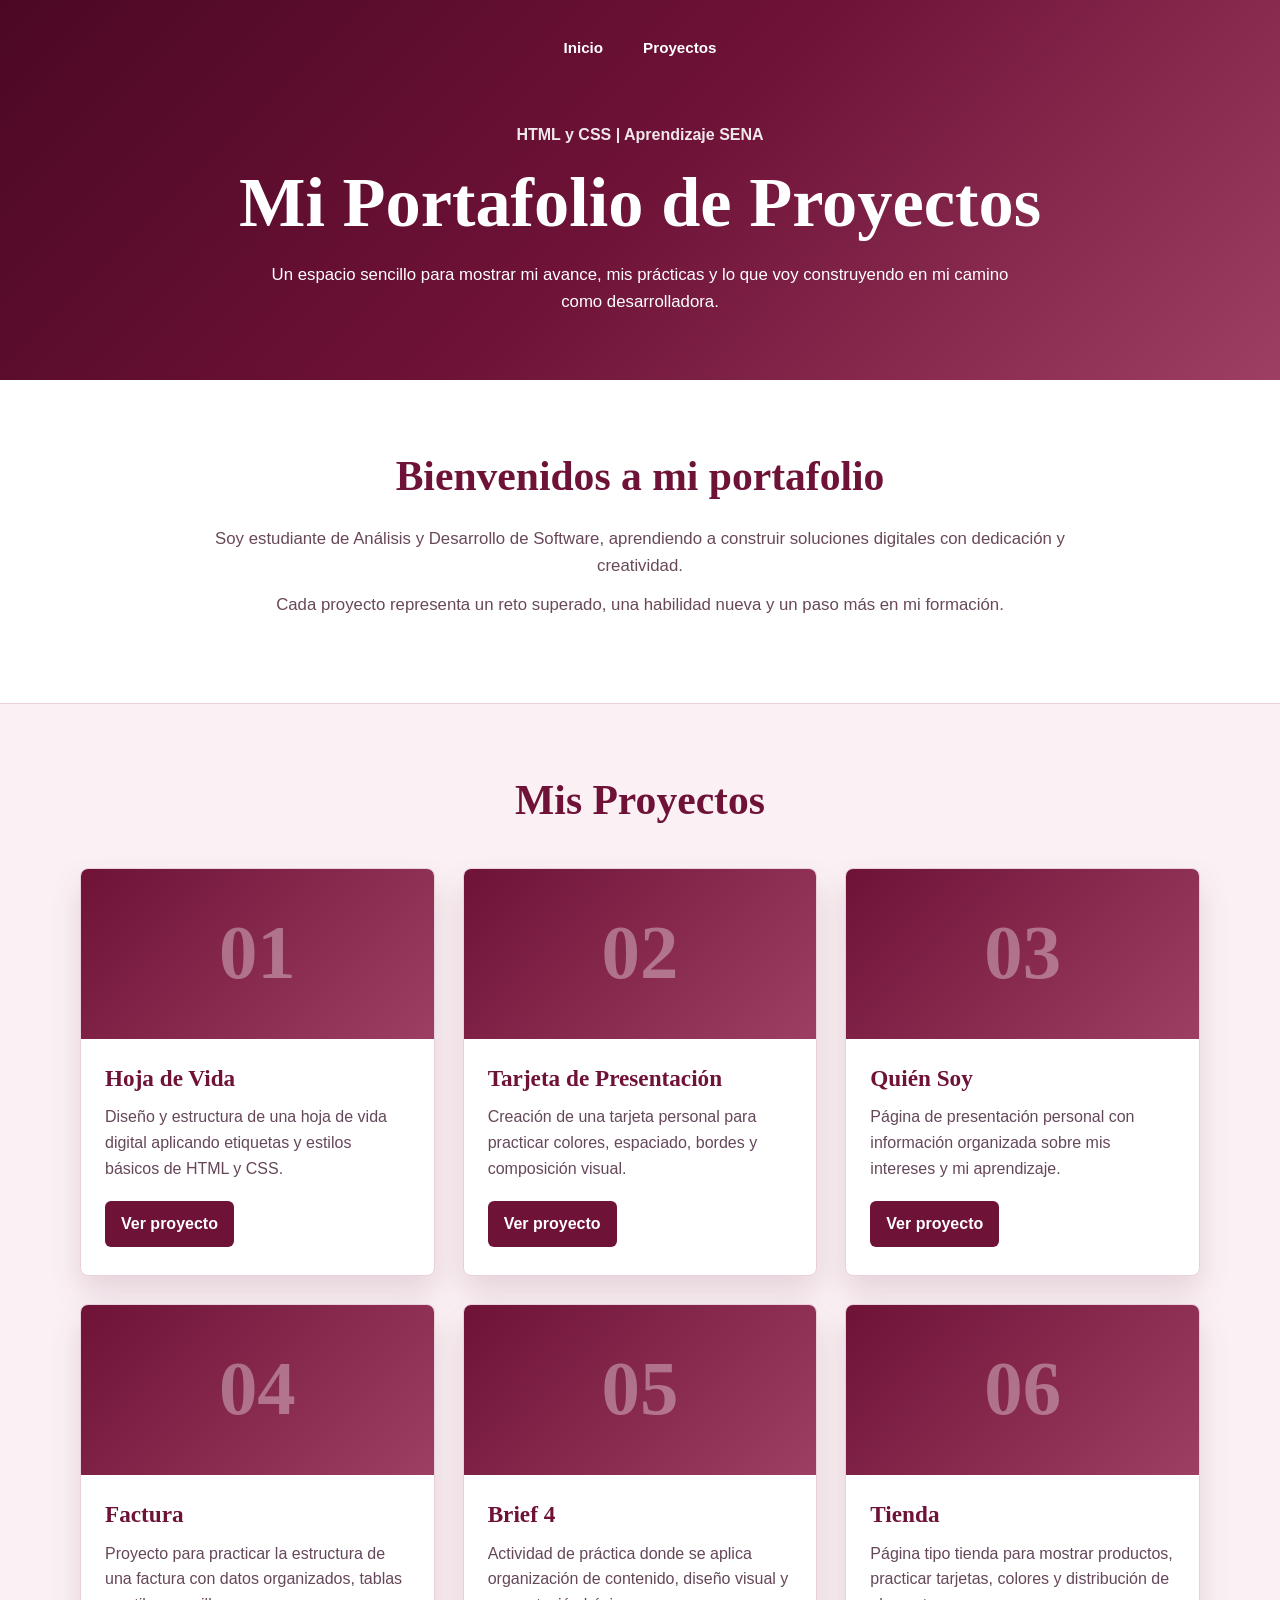
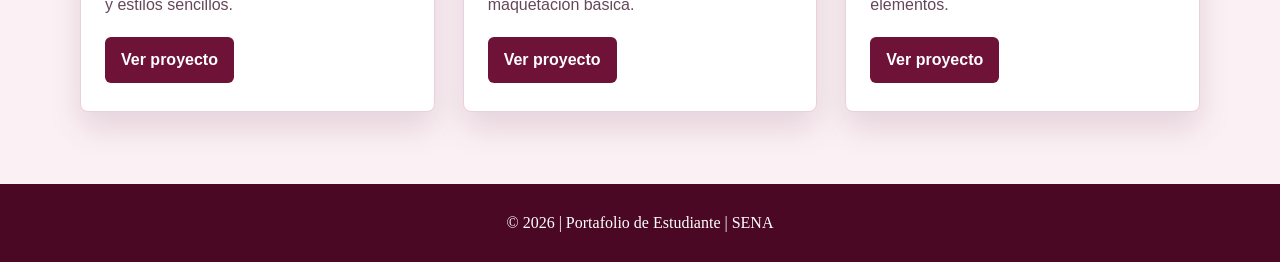
<file: Index.html>
<!DOCTYPE html>
<html lang="es">
<head>
<meta charset="UTF-8">
<meta name="viewport" content="width=device-width, initial-scale=1.0">
<title>Mi Portafolio de Proyectos</title>

<style>
:root {
  --vino: #6f1238;
  --vino-oscuro: #4b0824;
  --vino-claro: #9d3f62;
  --rosa-suave: #fbf1f5;
  --texto: #3e2630;
  --blanco: #ffffff;
  --borde: #ead0db;
}

* {
  box-sizing: border-box;
  margin: 0;
  padding: 0;
}

html {
  scroll-behavior: smooth;
}

body {
  background: var(--rosa-suave);
  color: var(--texto);
  font-family: Inter, Arial, sans-serif;
  line-height: 1.6;
}

.hero {
  background: linear-gradient(135deg, var(--vino-oscuro), var(--vino), var(--vino-claro));
  color: var(--blanco);
  min-height: 330px;
  padding: 28px 24px 64px;
  text-align: center;
}

.nav {
  display: flex;
  justify-content: center;
  gap: 12px;
  flex-wrap: wrap;
  margin-bottom: 54px;
}

.nav a {
  color: var(--blanco);
  font-size: 0.95rem;
  font-weight: 700;
  padding: 8px 14px;
  text-decoration: none;
}

.nav a:hover {
  text-decoration: underline;
}

.hero-content {
  max-width: 850px;
  margin: auto;
}

.tag {
  font-weight: 700;
  margin-bottom: 12px;
  opacity: 0.9;
}

h1, h2, h3 {
  font-family: Georgia, "Times New Roman", serif;
  line-height: 1.2;
}

h1 {
  font-size: clamp(2.2rem, 6vw, 4.4rem);
  margin-bottom: 18px;
}

.hero-content p:last-child {
  font-size: 1.05rem;
  max-width: 760px;
  margin: auto;
}

main {
  background: var(--blanco);
}

.intro,
.projects {
  padding: 72px 24px;
  text-align: center;
}

.intro {
  max-width: 980px;
  margin: auto;
}

.intro h2,
.projects h2 {
  color: var(--vino);
  font-size: clamp(1.8rem, 4vw, 2.6rem);
  margin-bottom: 24px;
}

.intro p {
  color: #684859;
  font-size: 1.05rem;
  margin: 12px auto;
  max-width: 850px;
}

.projects {
  background: var(--rosa-suave);
  border-top: 1px solid var(--borde);
}

.project-grid {
  display: grid;
  grid-template-columns: repeat(3, 1fr);
  gap: 28px;
  max-width: 1120px;
  margin: 42px auto 0;
  text-align: left;
}

.project-card {
  background: var(--blanco);
  border: 1px solid var(--borde);
  border-radius: 8px;
  overflow: hidden;
  box-shadow: 0 16px 32px rgba(75, 8, 36, 0.13);
}

.project-number {
  display: flex;
  justify-content: center;
  align-items: center;
  min-height: 170px;
  font-size: 4.8rem;
  font-weight: 700;
  font-family: Georgia, "Times New Roman", serif;
  color: rgba(255,255,255,0.35);
  background: linear-gradient(135deg, var(--vino), var(--vino-claro));
}

.project-info {
  padding: 26px 24px 28px;
}

.project-info h3 {
  color: var(--vino);
  font-size: 1.45rem;
  margin-bottom: 12px;
}

.project-info p {
  color: #65475a;
  margin-bottom: 20px;
}

.project-info a {
  display: inline-block;
  background: var(--vino);
  color: var(--blanco);
  text-decoration: none;
  font-weight: 700;
  padding: 10px 16px;
  border-radius: 6px;
}

.project-info a:hover {
  background: var(--vino-oscuro);
}

.footer {
  background: var(--vino-oscuro);
  color: var(--blanco);
  text-align: center;
  padding: 26px 18px;
}

.footer p {
  font-family: Georgia, "Times New Roman", serif;
}

@media (max-width: 860px) {
  .project-grid {
    grid-template-columns: 1fr;
    max-width: 520px;
  }

  .hero {
    min-height: 300px;
  }
}

@media (max-width: 520px) {
  .intro,
  .projects {
    padding: 54px 18px;
  }

  .nav {
    margin-bottom: 42px;
  }

  .project-number {
    font-size: 4rem;
    min-height: 140px;
  }
}
</style>

</head>

<body>

<header class="hero">
  <nav class="nav">
    <a href="#inicio">Inicio</a>
    <a href="#proyectos">Proyectos</a>
  </nav>

  <section id="inicio" class="hero-content">
    <p class="tag">HTML y CSS | Aprendizaje SENA</p>
    <h1>Mi Portafolio de Proyectos</h1>
    <p>Un espacio sencillo para mostrar mi avance, mis prácticas y lo que voy construyendo en mi camino como desarrolladora.</p>
  </section>
</header>

<main>

<section class="intro">
  <h2>Bienvenidos a mi portafolio</h2>
  <p>Soy estudiante de Análisis y Desarrollo de Software, aprendiendo a construir soluciones digitales con dedicación y creatividad.</p>
  <p>Cada proyecto representa un reto superado, una habilidad nueva y un paso más en mi formación.</p>
</section>

<section id="proyectos" class="projects">
  <h2>Mis Proyectos</h2>

  <div class="project-grid">

    <article class="project-card">
      <div class="project-number">01</div>
      <div class="project-info">
        <h3>Hoja de Vida</h3>
        <p>Diseño y estructura de una hoja de vida digital aplicando etiquetas y estilos básicos de HTML y CSS.</p>
        <a href="#">Ver proyecto</a>
      </div>
    </article>

    <article class="project-card">
      <div class="project-number">02</div>
      <div class="project-info">
        <h3>Tarjeta de Presentación</h3>
        <p>Creación de una tarjeta personal para practicar colores, espaciado, bordes y composición visual.</p>
        <a href="#">Ver proyecto</a>
      </div>
    </article>

    <article class="project-card">
      <div class="project-number">03</div>
      <div class="project-info">
        <h3>Quién Soy</h3>
        <p>Página de presentación personal con información organizada sobre mis intereses y mi aprendizaje.</p>
        <a href="#">Ver proyecto</a>
      </div>
    </article>

    <article class="project-card">
      <div class="project-number">04</div>
      <div class="project-info">
        <h3>Factura</h3>
        <p>Proyecto para practicar la estructura de una factura con datos organizados, tablas y estilos sencillos.</p>
        <a href="#">Ver proyecto</a>
      </div>
    </article>

    <article class="project-card">
      <div class="project-number">05</div>
      <div class="project-info">
        <h3>Brief 4</h3>
        <p>Actividad de práctica donde se aplica organización de contenido, diseño visual y maquetación básica.</p>
        <a href="#">Ver proyecto</a>
      </div>
    </article>

    <article class="project-card">
      <div class="project-number">06</div>
      <div class="project-info">
        <h3>Tienda</h3>
        <p>Página tipo tienda para mostrar productos, practicar tarjetas, colores y distribución de elementos.</p>
        <a href="#">Ver proyecto</a>
      </div>
    </article>

  </div>
</section>

</main>

<footer class="footer">
  <p>© 2026 | Portafolio de Estudiante | SENA</p>
</footer>

</body>
</html>
</file>
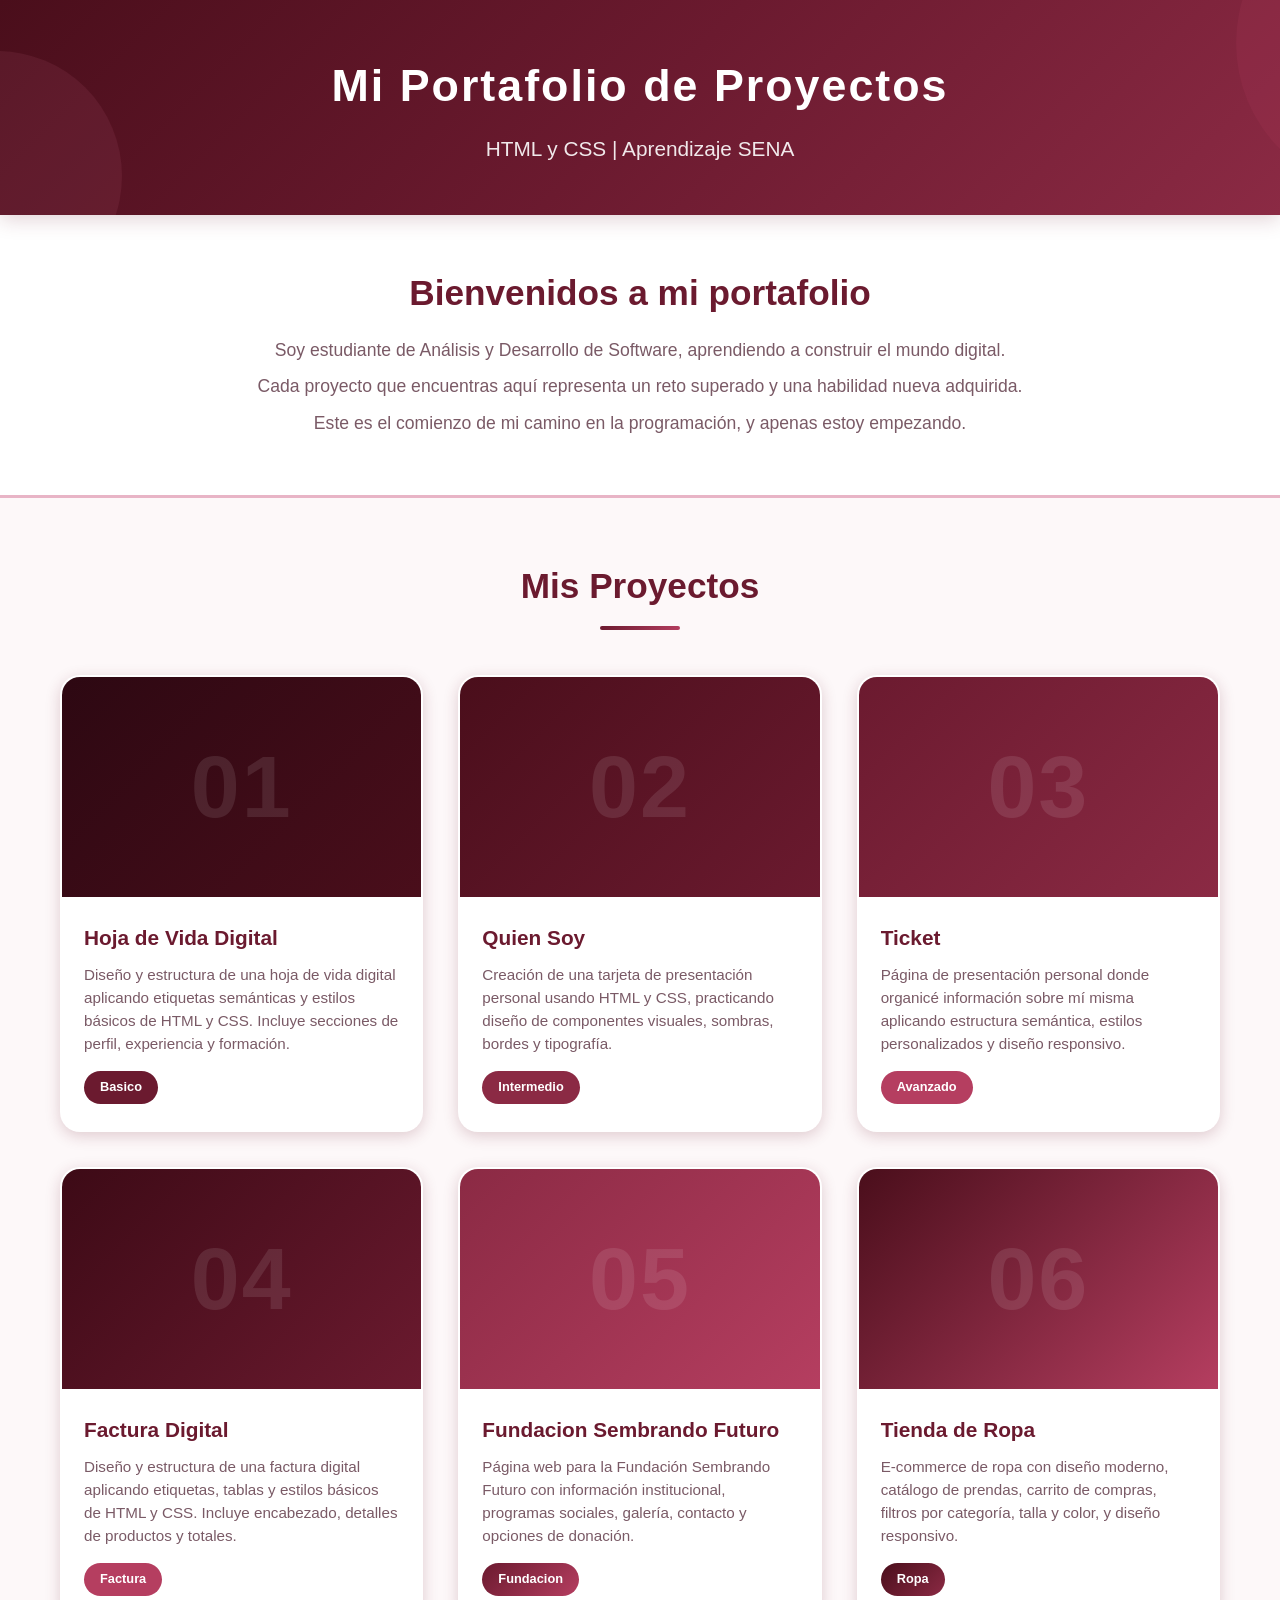
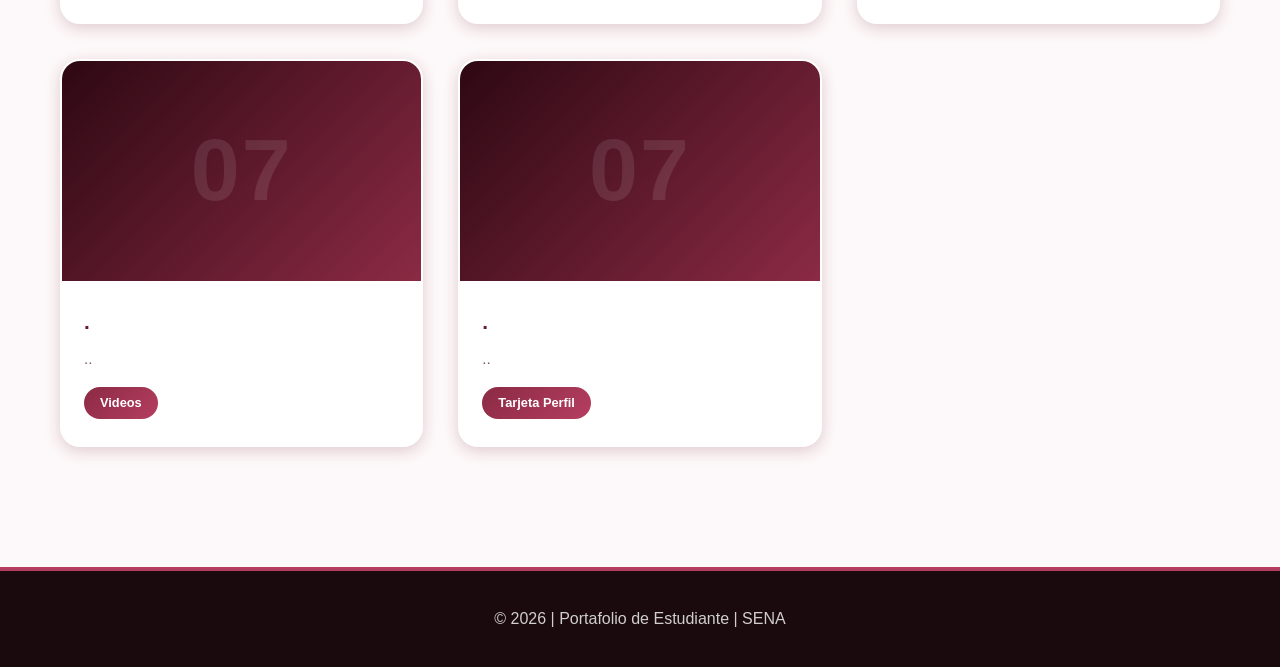
<file: index.html>
<!DOCTYPE html>
<html lang="es">
<head>
    <meta charset="UTF-8">
    <meta name="viewport" content="width=device-width, initial-scale=1.0">
    <title>Mis Proyectos | Portafolio de Estudiante</title>
    <style>
        :root {
            --vinotinto-oscuro: #4A0E1B;    /* Vino muy oscuro */
            --vinotinto: #6B1A2F;           /* Vino principal */
            --vinotinto-medio: #8B2A44;     /* Vino medio */
            --vinotinto-claro: #B53E60;     /* Vino claro */
            --vinotinto-muy-claro: #D4738F; /* Vino muy claro */
            --vinotinto-pastel: #E8B4C6;    /* Vino pastel */
            --vinotinto-suave: #F5DCE5;     /* Vino suave */
            --dark: #1A0A0E;               /* Casi negro */
            --light: #FDF8F9;              /* Fondo blanco rosado */
            --white: #ffffff;
            --gray: #7A5A66;
            --shadow: rgba(107, 26, 47, 0.2);
            --shadow-hover: rgba(107, 26, 47, 0.35);
        }

        * { margin: 0; padding: 0; box-sizing: border-box; }

        body {
            font-family: 'Segoe UI', Tahoma, Geneva, Verdana, sans-serif;
            line-height: 1.6;
            color: var(--dark);
            background-color: var(--light);
        }

        .container {
            max-width: 1200px;
            margin: 0 auto;
            padding: 0 20px;
        }

        /* ========== HEADER ========== */
        .header {
            background: linear-gradient(135deg, var(--vinotinto-oscuro), var(--vinotinto), var(--vinotinto-medio));
            color: var(--white);
            padding: 50px 0;
            text-align: center;
            box-shadow: 0 4px 20px var(--shadow);
            position: relative;
            overflow: hidden;
        }

        .header::before {
            content: '';
            position: absolute;
            top: -50%;
            right: -20%;
            width: 300px;
            height: 300px;
            background: rgba(181, 62, 96, 0.15);
            border-radius: 50%;
        }

        .header::after {
            content: '';
            position: absolute;
            bottom: -40%;
            left: -10%;
            width: 250px;
            height: 250px;
            background: rgba(212, 115, 143, 0.1);
            border-radius: 50%;
        }

        .header .titulo {
            font-size: 2.8rem;
            margin-bottom: 10px;
            letter-spacing: 2px;
            position: relative;
            z-index: 1;
            font-weight: 700;
        }

        .header .subtitulo {
            font-size: 1.3rem;
            opacity: 0.9;
            position: relative;
            z-index: 1;
            font-weight: 300;
        }

        /* ========== HERO ========== */
        .hero {
            background: var(--white);
            padding: 50px 0;
            text-align: center;
            border-bottom: 3px solid var(--vinotinto-pastel);
        }

        .hero h2 {
            font-size: 2.2rem;
            color: var(--vinotinto);
            margin-bottom: 15px;
        }

        .hero p {
            font-size: 1.1rem;
            color: var(--gray);
            margin-bottom: 8px;
        }

        /* ========== MAIN ========== */
        .main { padding: 60px 0; }

        .section-title {
            font-size: 2.2rem;
            text-align: center;
            margin-bottom: 45px;
            color: var(--vinotinto);
            position: relative;
        }

        .section-title::after {
            content: '';
            display: block;
            width: 80px;
            height: 4px;
            background: linear-gradient(135deg, var(--vinotinto), var(--vinotinto-claro));
            margin: 12px auto 0;
            border-radius: 4px;
        }

        /* ========== GRID DE PROYECTOS ========== */
        .galeria {
            display: grid;
            grid-template-columns: repeat(auto-fit, minmax(300px, 1fr));
            gap: 35px;
        }

        .proyecto-card {
            background: var(--white);
            border-radius: 20px;
            overflow: hidden;
            box-shadow: 0 4px 15px var(--shadow);
            transition: transform 0.4s ease, box-shadow 0.4s ease;
            text-decoration: none;
            color: inherit;
            display: block;
            border: 2px solid transparent;
            position: relative;
        }

        .proyecto-card:hover {
            transform: translateY(-12px) scale(1.01);
            box-shadow: 0 20px 40px var(--shadow-hover);
            border-color: var(--vinotinto-claro);
        }

        /* ========== IMÁGENES CON DEGRADADOS VINOTINTO ========== */
        .proyecto-imagen {
            position: relative;
            height: 220px;
            overflow: hidden;
            display: flex;
            align-items: center;
            justify-content: center;
            transition: transform 0.3s ease;
        }

        .proyecto-card:hover .proyecto-imagen { transform: scale(1.02); }

        /* Todos los proyectos en tonos vinotinto */
        .proyecto-1 { background: linear-gradient(135deg, #2D0812, #4A0E1B); }
        .proyecto-2 { background: linear-gradient(135deg, #4A0E1B, #6B1A2F); }
        .proyecto-3 { background: linear-gradient(135deg, #6B1A2F, #8B2A44); }
        .proyecto-4 { background: linear-gradient(135deg, #3D0A16, #6B1A2F); }
        .proyecto-5 { background: linear-gradient(135deg, #8B2A44, #B53E60); }
        .proyecto-6 { background: linear-gradient(135deg, #4A0E1B, #B53E60); }
        .proyecto-7 { background: linear-gradient(135deg, #2D0812, #8B2A44); }

        .numero-proyecto {
            font-size: 5.5rem;
            font-weight: 900;
            color: rgba(255, 255, 255, 0.10);
            position: absolute;
            transition: transform 0.4s ease;
            font-family: 'Arial Black', sans-serif;
            letter-spacing: 2px;
        }

        .proyecto-card:hover .numero-proyecto {
            transform: scale(1.15) rotate(-5deg);
        }

        .overlay {
            position: absolute;
            top: 0; left: 0;
            width: 100%; height: 100%;
            background: rgba(74, 14, 27, 0.85);
            display: flex;
            align-items: center;
            justify-content: center;
            opacity: 0;
            transition: opacity 0.4s ease;
        }

        .proyecto-card:hover .overlay { opacity: 1; }

        .ver-mas {
            color: var(--white);
            font-size: 1.2rem;
            font-weight: 700;
            padding: 12px 30px;
            border: 2px solid white;
            border-radius: 40px;
            transition: all 0.3s ease;
        }

        .ver-mas:hover {
            background: white;
            color: var(--vinotinto);
        }

        /* ========== INFO DEL PROYECTO ========== */
        .proyecto-info { padding: 24px 22px 26px; }

        .proyecto-info h3 {
            font-size: 1.3rem;
            color: var(--vinotinto);
            margin-bottom: 10px;
            font-weight: 700;
        }

        .proyecto-info p {
            color: var(--gray);
            font-size: 0.95rem;
            margin-bottom: 16px;
            line-height: 1.5;
        }

        /* ========== ETIQUETAS ========== */
        .etiqueta {
            display: inline-block;
            padding: 6px 16px;
            border-radius: 30px;
            font-size: 0.8rem;
            font-weight: 600;
            color: white;
        }

        .etiqueta-basico { background: var(--vinotinto); }
        .etiqueta-intermedio { background: var(--vinotinto-medio); }
        .etiqueta-avanzado { background: var(--vinotinto-claro); }
        .etiqueta-factura { background: var(--vinotinto-claro); }
        .etiqueta-floristeria { background: linear-gradient(135deg, var(--vinotinto), var(--vinotinto-claro)); }
        .etiqueta-tecnologia { background: linear-gradient(135deg, var(--vinotinto-oscuro), var(--vinotinto-medio)); }
        .etiqueta-video { background: linear-gradient(135deg, var(--vinotinto-medio), var(--vinotinto-claro)); }

        /* ========== FOOTER ========== */
        .footer {
            background: var(--dark);
            color: var(--white);
            text-align: center;
            padding: 35px 0;
            margin-top: 60px;
            border-top: 4px solid var(--vinotinto-claro);
        }

        .footer p { opacity: 0.8; }

        /* ========== RESPONSIVE ========== */
        @media (max-width: 768px) {
            .header .titulo { font-size: 2rem; }
            .hero h2 { font-size: 1.6rem; }
            .galeria { grid-template-columns: 1fr; }
            .proyecto-imagen { height: 180px; }
            .numero-proyecto { font-size: 4rem; }
        }

        @media (max-width: 480px) {
            .header .titulo { font-size: 1.6rem; }
            .section-title { font-size: 1.6rem; }
            .proyecto-info h3 { font-size: 1.1rem; }
        }
    </style>
</head>
<body>
    <header class="header">
        <div class="container">
            <h1 class="titulo">Mi Portafolio de Proyectos</h1>
            <p class="subtitulo">HTML y CSS | Aprendizaje SENA</p>
        </div>
    </header>

    <section class="hero">
        <div class="container">
            <h2>Bienvenidos a mi portafolio</h2>
            <p>Soy estudiante de Análisis y Desarrollo de Software, aprendiendo a construir el mundo digital.</p>
            <p>Cada proyecto que encuentras aquí representa un reto superado y una habilidad nueva adquirida.</p>
            <p>Este es el comienzo de mi camino en la programación, y apenas estoy empezando.</p>
        </div>
    </section>

    <main class="main">
        <div class="container">
            <h2 class="section-title">Mis Proyectos</h2>
            <div class="galeria">

               
                <a href="./Hoja de vda/index.html" class="proyecto-card">
                    <div class="proyecto-imagen proyecto-1">
                        <span class="numero-proyecto">01</span>
                        <div class="overlay"><span class="ver-mas">Ver Proyecto</span></div>
                    </div>
                    <div class="proyecto-info">
                        <h3>Hoja de Vida Digital</h3>
                        <p>Diseño y estructura de una hoja de vida digital aplicando etiquetas semánticas y estilos básicos de HTML y CSS. Incluye secciones de perfil, experiencia y formación.</p>
                        <span class="etiqueta etiqueta-basico">Basico</span>
                    </div>
                </a>

               
                <a href="./Quien Soy/index.html" class="proyecto-card">
                    <div class="proyecto-imagen proyecto-2">
                        <span class="numero-proyecto">02</span>
                        <div class="overlay"><span class="ver-mas">Ver Proyecto</span></div>
                    </div>
                    <div class="proyecto-info">
                        <h3> Quien Soy</h3>
                        <p>Creación de una tarjeta de presentación personal usando HTML y CSS, practicando diseño de componentes visuales, sombras, bordes y tipografía.</p>
                        <span class="etiqueta etiqueta-intermedio">Intermedio</span>
                    </div>
                </a>

                
                <a href="./ticket/index.html" class="proyecto-card">
                    <div class="proyecto-imagen proyecto-3">
                        <span class="numero-proyecto">03</span>
                        <div class="overlay"><span class="ver-mas">Ver Proyecto</span></div>
                    </div>
                    <div class="proyecto-info">
                        <h3>Ticket</h3>
                        <p>Página de presentación personal donde organicé información sobre mí misma aplicando estructura semántica, estilos personalizados y diseño responsivo.</p>
                        <span class="etiqueta etiqueta-avanzado">Avanzado</span>
                    </div>
                </a>

                <a href="./Factura/index.html" class="proyecto-card">
                    <div class="proyecto-imagen proyecto-4">
                        <span class="numero-proyecto">04</span>
                        <div class="overlay"><span class="ver-mas">Ver Proyecto</span></div>
                    </div>
                    <div class="proyecto-info">
                        <h3>Factura Digital</h3>
                        <p>Diseño y estructura de una factura digital aplicando etiquetas, tablas y estilos básicos de HTML y CSS. Incluye encabezado, detalles de productos y totales.</p>
                        <span class="etiqueta etiqueta-factura">Factura</span>
                    </div>
                </a>

               
                <a href="./sembrando-futuro/index.html" class="proyecto-card">
                    <div class="proyecto-imagen proyecto-5">
                        <span class="numero-proyecto">05</span>
                        <div class="overlay"><span class="ver-mas">Ver Proyecto</span></div>
                    </div>
                    <div class="proyecto-info">
                        <h3>Fundacion Sembrando Futuro</h3>
                        <p>Página web para la Fundación Sembrando Futuro con información institucional, programas sociales, galería, contacto y opciones de donación.</p>
                        <span class="etiqueta etiqueta-floristeria">Fundacion</span>
                    </div>
                </a>

           
                <a href="TIENDA/index.html" class="proyecto-card">
                    <div class="proyecto-imagen proyecto-6">
                        <span class="numero-proyecto">06</span>
                        <div class="overlay"><span class="ver-mas">Ver Proyecto</span></div>
                    </div>
                    <div class="proyecto-info">
                        <h3>Tienda de Ropa</h3>
                        <p>E-commerce de ropa con diseño moderno, catálogo de prendas, carrito de compras, filtros por categoría, talla y color, y diseño responsivo.</p>
                        <span class="etiqueta etiqueta-tecnologia">Ropa</span>
                    </div>
                </a>

              
                <a href="./videos-florales/index.html" class="proyecto-card">
                    <div class="proyecto-imagen proyecto-7">
                        <span class="numero-proyecto">07</span>
                        <div class="overlay"><span class="ver-mas">Ver Proyecto</span></div>
                    </div>
                    <div class="proyecto-info">
                        <h3>.</h3>
                        <p>..</p>
                        <span class="etiqueta etiqueta-video">Videos</span>
                    </div>
                </a>

                <a href="./usuario/Random User Grilla/index.html" class="proyecto-card">
                    <div class="proyecto-imagen proyecto-7">
                        <span class="numero-proyecto">07</span>
                        <div class="overlay"><span class="ver-mas">Ver Proyecto</span></div>
                    </div>
                    <div class="proyecto-info">
                        <h3>.</h3>
                        <p>..</p>
                        <span class="etiqueta etiqueta-video">Tarjeta Perfil</span>
                    </div>
                </a>
            </div>
        </div>
    </main>

    <footer class="footer">
        <div class="container">
            <p>&copy; 2026 | Portafolio de Estudiante | SENA</p>
        </div>
    </footer>
</body>
</html>
</file>
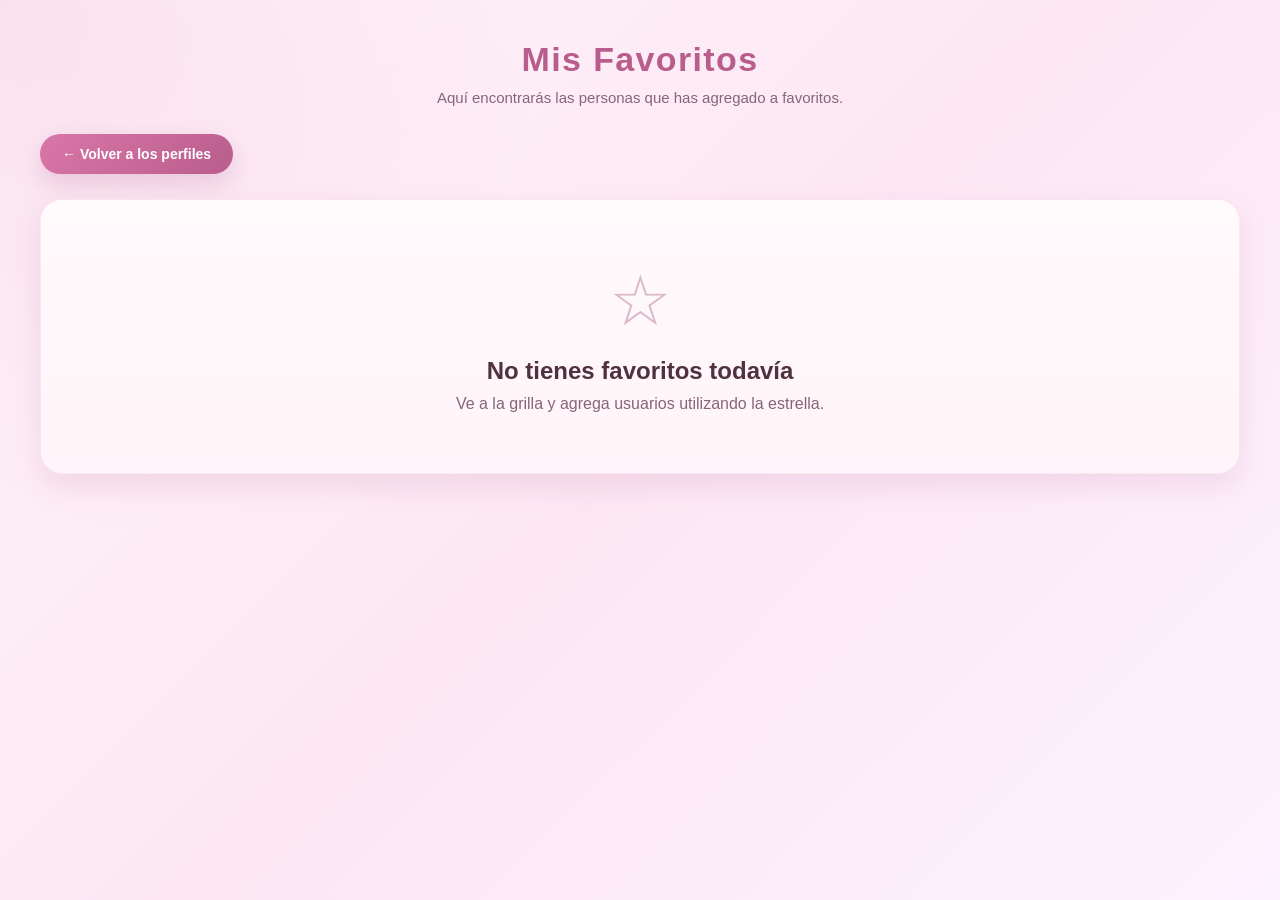
<file: usuario/Favoritos/Index.html>
<!DOCTYPE html>
<html lang="es">

<head>

    <meta charset="UTF-8">

    <meta
        name="viewport"
        content="width=device-width, initial-scale=1.0"
    >

    <title>Mis Favoritos</title>
    <link rel="stylesheet" href="favoritos.css">

</head>


<body>


    <header class="header">

        <h1> Mis Favoritos</h1>

        <p>
            Aquí encontrarás las personas que has agregado
            a favoritos.
        </p>

    </header>


    <div class="acciones">



        <a href="../Random User Grilla/index.html" class="btn-volver">
            ← Volver a los perfiles
        </a>

    </div>



    <main id="favoritos">

    </main>

    <script src="favoritos.js"></script>

</body>

</html>
</file>
<file: usuario/Favoritos/favoritos.css>
:root {
    --bg-1: #fff5fb;
    --bg-2: #fce7f3;
    --bg-3: #fdf2ff;
    --primary: #d977a8;
    --primary-dark: #b85d8c;
    --primary-soft: #f9d9e8;
    --gold: #f7c95d;
    --card: #fffafc;
    --text: #4f3140;
    --muted: #86657a;
    --shadow: rgba(184, 93, 140, 0.15);
}

* {
    margin: 0;
    padding: 0;
    box-sizing: border-box;
}

/* =========================
   CUERPO
========================= */

body {
    min-height: 100vh;

    padding: 40px 30px;

    font-family: "Segoe UI", Arial, sans-serif;

    background:
        radial-gradient(
            circle at top left,
            rgba(217, 119, 168, 0.15),
            transparent 35%
        ),
        linear-gradient(
            135deg,
            var(--bg-1),
            var(--bg-2),
            var(--bg-3)
        );
}

/* =========================
   ENCABEZADO
========================= */

.header {
    text-align: center;
    margin-bottom: 28px;
}

.header h1 {
    color: var(--primary-dark);
    font-size: 34px;
    margin-bottom: 10px;
    letter-spacing: 0.04em;
}

.header p {
    color: var(--muted);
    font-size: 15px;
}

/* =========================
   BOTÓN VOLVER
========================= */

.acciones {
    width: 100%;
    max-width: 1200px;
    margin: 0 auto 25px;
}

.btn-volver {
    display: inline-block;
    padding: 12px 22px;
    border-radius: 999px;
    text-decoration: none;
    color: white;
    background: linear-gradient(135deg, var(--primary) 0%, var(--primary-dark) 100%);
    font-size: 14px;
    font-weight: 700;
    box-shadow: 0 10px 22px rgba(184, 93, 140, 0.22);
    transition: transform 0.25s ease, box-shadow 0.25s ease;
}

.btn-volver:hover {
    transform: translateY(-2px);
    box-shadow: 0 14px 26px rgba(184, 93, 140, 0.28);
}

/* =========================
   CONTENEDOR
========================= */

#favoritos {
    width: 100%;
    max-width: 1200px;
    margin: 0 auto;
    display: grid;
    grid-template-columns: repeat(3, minmax(0, 1fr));
    gap: 25px;
}

/* =========================
   TARJETA FAVORITO
========================= */

.favorite-card {
    position: relative;
    display: flex;
    align-items: center;
    gap: 18px;
    padding: 20px;
    background: linear-gradient(180deg, var(--card) 0%, #fff7fb 100%);
    border: 1px solid rgba(217, 119, 168, 0.12);
    border-radius: 22px;
    box-shadow: 0 12px 28px var(--shadow);
    cursor: pointer;
    transition: transform 0.25s ease, box-shadow 0.25s ease;
}

.favorite-card:hover {
    transform: translateY(-5px);
    box-shadow: 0 16px 30px rgba(184, 93, 140, 0.2);
}

/* =========================
   FOTO
========================= */

.favorite-card img {
    width: 100px;
    height: 100px;
    flex-shrink: 0;
    object-fit: cover;
    border-radius: 50%;
    border: 4px solid var(--primary-soft);
    box-shadow: 0 8px 20px rgba(217, 119, 168, 0.2);
}

/* =========================
   INFORMACIÓN
========================= */

.favorite-info {
    padding-right: 30px;
}

.favorite-info h2 {
    color: var(--text);
    font-size: 19px;
    margin-bottom: 10px;
}

.favorite-info p {
    color: var(--muted);
    font-size: 13px;
    margin: 6px 0;
    word-break: break-word;
}

.favorite-info strong {
    color: var(--primary-dark);
}

/* =========================
   ESTRELLA
========================= */

.remove-favorite {
    position: absolute;
    top: 15px;
    right: 15px;
    border: none;
    background: transparent;
    color: var(--gold);
    font-size: 26px;
    cursor: pointer;
    transition: transform 0.2s ease, filter 0.2s ease;
    text-shadow: 0 0 8px rgba(247, 201, 93, 0.5);
}

.remove-favorite:hover {
    transform: scale(1.2);
    filter: brightness(1.05);
}

/* =========================
   SIN FAVORITOS
========================= */

.sin-favoritos {
    grid-column: 1 / -1;
    text-align: center;
    padding: 60px 20px;
    background: linear-gradient(180deg, #fffafc 0%, #fff4f9 100%);
    border: 1px solid rgba(217, 119, 168, 0.12);
    border-radius: 22px;
    box-shadow: 0 12px 28px var(--shadow);
}

.estrella-vacia {
    font-size: 70px;
    color: #d9b8c8;
    margin-bottom: 15px;
}

.sin-favoritos h2 {
    color: var(--text);
    margin-bottom: 10px;
}

.sin-favoritos p {
    color: var(--muted);
}

/* =========================
   RESPONSIVE
========================= */

@media (max-width: 1000px) {
    #favoritos {
        grid-template-columns: repeat(2, minmax(0, 1fr));
    }
}

@media (max-width: 650px) {
    body {
        padding: 25px 15px;
    }

    #favoritos {
        grid-template-columns: 1fr;
    }

    .favorite-card {
        padding: 15px;
    }

    .favorite-card img {
        width: 80px;
        height: 80px;
    }
}
</file>
